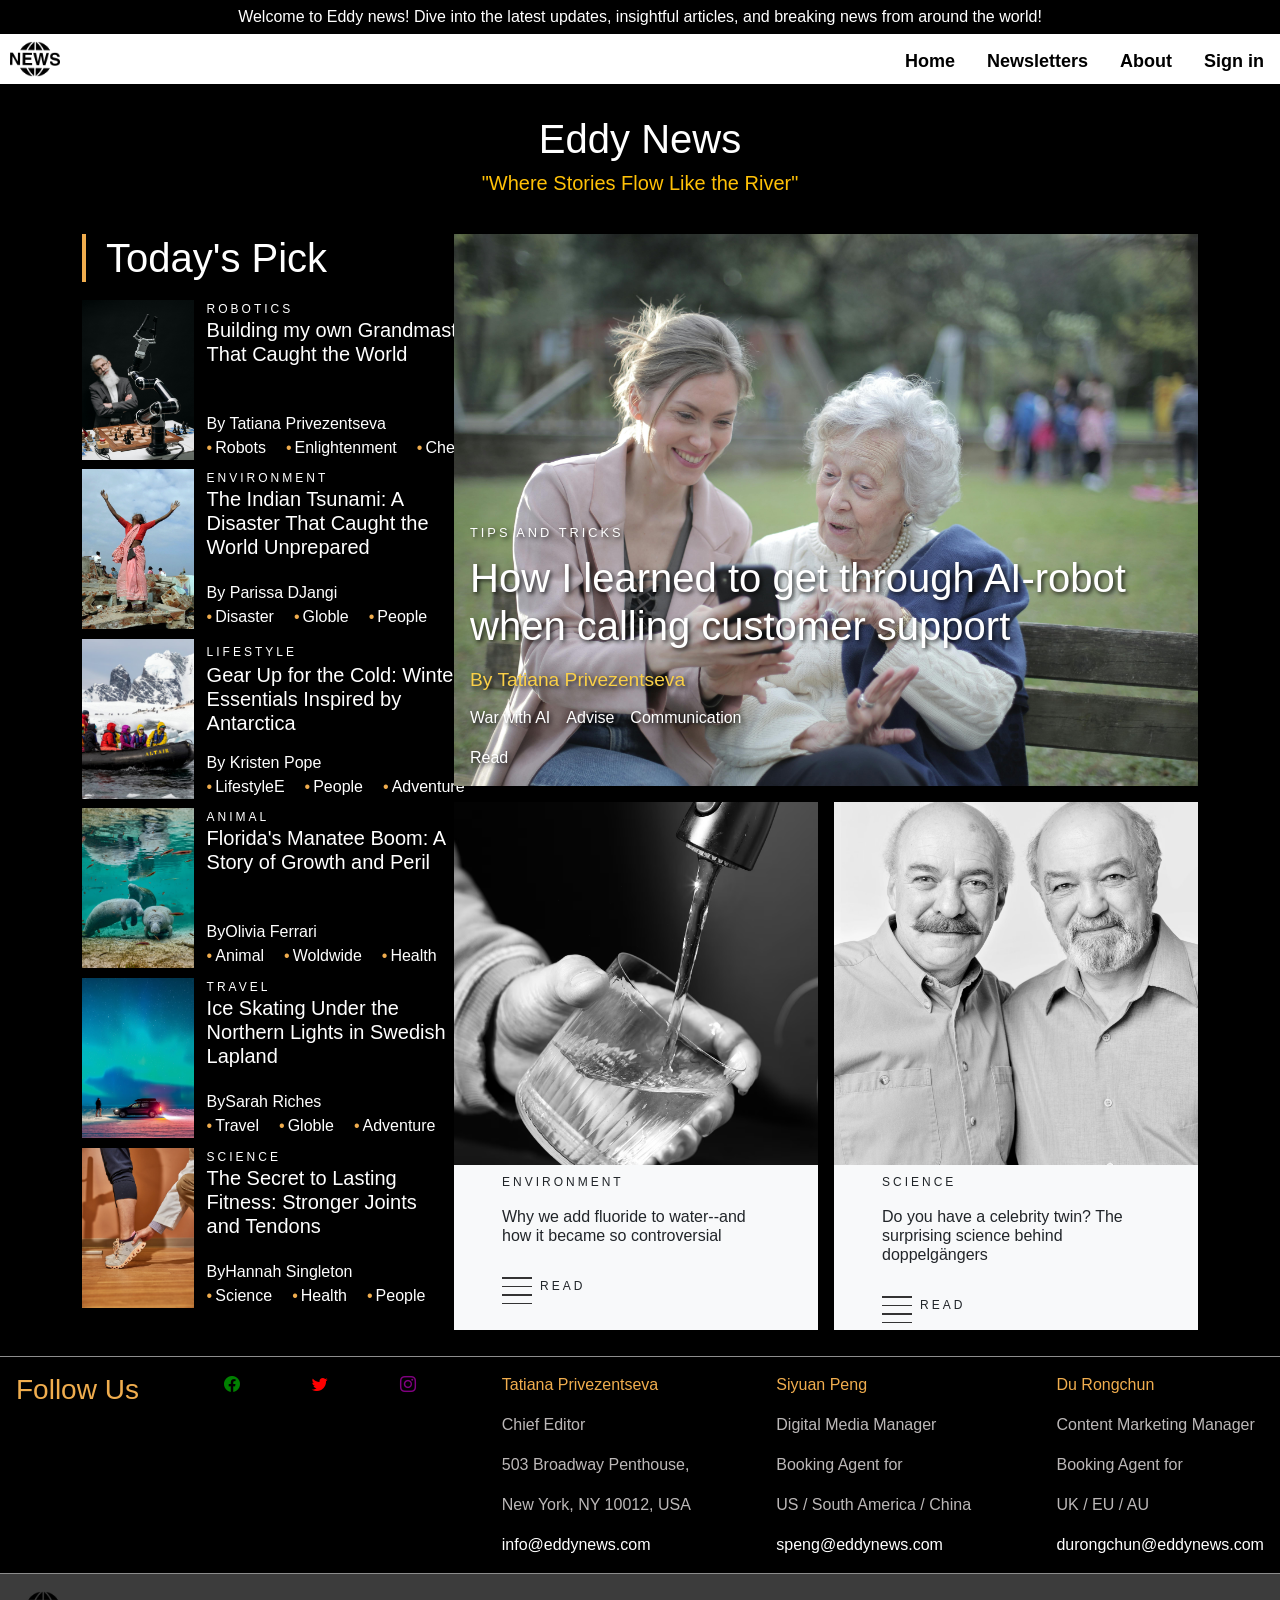
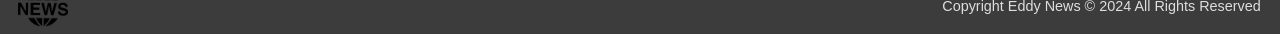
<file: index.html>
<!DOCTYPE html>
<html lang="en">

<head>
  <meta charset="UTF-8" />
  <meta name="viewport" content="width=device-width, initial-scale=1.0" />
  <title>Eddy News</title>
  <link href="https://cdn.jsdelivr.net/npm/bootstrap@5.3.3/dist/css/bootstrap.min.css" rel="stylesheet"
    integrity="sha384-QWTKZyjpPEjISv5WaRU9OFeRpok6YctnYmDr5pNlyT2bRjXh0JMhjY6hW+ALEwIH" crossorigin="anonymous" />
  <link rel="stylesheet" href="https://cdn.jsdelivr.net/npm/bootstrap-icons@1.11.3/font/bootstrap-icons.min.css" />
  <link rel="stylesheet" href="./styles/style.css" />
</head>

<body>
  <header>
    <!-- Top greeting -->
    <div class="header-top">
      <p>
        Welcome to Eddy news! Dive into the latest updates, insightful
        articles, and breaking news from around the world!
      </p>
    </div>

    <!-- Bottom nav bar -->
    <nav id="nav-bar">
      <img src="./images/Logo.png" alt="Eddy news logo" id="logo" />
      <button class="btn-menu" id="btn-menu">Menu</button>
      <ul>
        <li><a href="#">Home</a></li>
        <li><a href="#">Newsletters</a></li>
        <li><a href="#">About</a></li>
        <li><a href="#">Sign in</a></li>
      </ul>
    </nav>
  </header>
  <main class="wrapper">
    <!-- Banner -->
    <div class="news-name text-white align-items-center justify-content-center" style="height: 150px; width: 100%">
      <h1>Eddy News</h1>
      <p class="text-warning h5">"Where Stories Flow Like the River"</p>
    </div>

    <!-- Main section -->
    <div class="container">
      <!-- Left side of the main: List of news -->
      <div class="left-list">
        <h1 id="list-title">Today's Pick</h1>
        <!-- 1st article -->
        <article>
          <img src="./images/chess2.jpg" alt="A robot playing chess" />
          <div class="news-detail">
            <div>
              <div class="category"><span>Robotics</span></div>
              <h2>Building my own Grandmaster That Caught the World</h2>
              <p class="excerpt">
                A story of how building a chess-playing robot that can a path
                to enlightenment.
              </p>
              <p class="content">
                In the bustling, code-filled corridors of modern innovation,
                it may seem odd to think of building a chess-playing robot as
                a journey toward enlightenment. After all, robotics is often
                associated with technical mastery, artificial intelligence,
                and precision engineering rather than philosophical growth.
                But for those who have ventured down this path, creating a
                machine capable of understanding and mastering the ancient
                game of chess can indeed become an exploration of the self, a
                meditation on creativity, and a quest for deeper meaning.
              </p>
            </div>
            <div class="news-footer">
              <div class="author">By Tatiana Privezentseva</div>
              <div class="date">November 22, 2024</div>
              <div class="tag">
                <a href="#">Robots</a>
                <a href="#">Enlightenment</a>
                <a href="#">Chess</a>
              </div>
            </div>
          </div>
        </article>

        <!-- 2nd article -->
        <article>
          <img src="./images/Environment.jpeg" alt="Environment of India" />
          <div class="news-detail">
            <div>
              <div class="category"><span>Environment</span></div>
              <h2>
                The Indian Tsunami: A Disaster That Caught the World
                Unprepared
              </h2>
              <p class="excerpt">
                A massive Indian Ocean earthquake triggered a tsunami,
                equivalent to 23,000 atomic bombs, devastating coastal areas
                and claiming over 230,000 lives.
              </p>
              <p class="content">
                On December 26, 2004, a powerful 9.1-magnitude earthquake
                struck beneath the Indian Ocean near the coast of Sumatra,
                Indonesia. The quake released energy equivalent to 23,000
                Hiroshima-type atomic bombs, triggering a catastrophic tsunami
                that became one of the deadliest natural disasters in recorded
                history. With waves towering as high as 100 feet, the tsunami
                struck 14 countries across Asia and Africa, leaving
                destruction and heartbreak in its wake. Caught unprepared,
                over 230,000 people lost their lives, and millions more were
                displaced. Coastal communities were particularly vulnerable,
                with little to no warning systems in place. In the fishing
                village of Nagapattinam, India, residents like the woman in
                the iconic photograph—reaching toward the sky in anguish—were
                left to grapple with unimaginable loss as entire families were
                swept away. The disaster exposed a global gap in tsunami
                awareness and preparedness. In the aftermath, international
                efforts led to the establishment of the Indian Ocean Tsunami
                Warning System, a network of seismic sensors and communication
                technologies designed to provide early alerts. Educational
                programs also emerged to teach communities about tsunami risks
                and evacuation protocols. Twenty years later, the 2004 tsunami
                remains a sobering reminder of nature's devastating power and
                the importance of preparedness. While significant strides have
                been made to improve early-warning systems, the memories of
                that tragic day continue to inspire global efforts to build
                resilience and save lives in the face of future disasters.
              </p>
            </div>

            <div class="news-footer">
              <div class="author">By Parissa DJangi</div>
              <div class="date">November 10, 2024</div>
              <div class="tag">
                <a href="#">Disaster</a>
                <a href="#">Globle</a>
                <a href="#">People</a>
              </div>
            </div>
          </div>
        </article>

        <!-- 3rd article -->
        <article>
          <img src="./images/Lifestyle.jpeg" alt="Lifestyle of Winter essentials" />
          <div class="news-detail">
            <div>
              <div><span class="category">Lifestyle</span></div>
              <h2>
                Gear Up for the Cold: Winter Essentials Inspired by Antarctica
              </h2>
              <p class="excerpt">
                From weatherproof jackets to merino wool layers, these winter
                essentials helped a writer brave Antarctica's icy extremes.
                Here's how to stay warm and prepared for any cold-weather
                adventure.
              </p>
              <p class="content">
                Surviving Antarctica's unforgiving cold requires serious
                preparation, and our writer Kristen Pope was up to the
                challenge. Equipped with a carefully curated wardrobe of
                winter essentials, she embarked on a polar adventure that put
                every piece of gear to the ultimate test.The cornerstone of
                her Antarctic wardrobe was layering—starting with merino wool
                base layers for insulation and moisture-wicking properties.
                Mid-layers such as fleece jackets provided additional warmth
                while outerwear like weatherproof jackets and pants ensured
                protection against icy winds and snow.Waterproof gloves and
                insulated boots were non-negotiable. These items kept her
                hands and feet dry and warm during excursions on icy terrain
                and inflatable Zodiac boat rides. A thermal hat and a neck
                gaiter rounded out her accessories shielding her from the
                biting cold.Merino Wool Everything From socks to thermal tops
                this natural fiber excelled at regulating body temperature
                Weatherproof Jackets Durable wind-resistant and waterproof
                these were critical for battling harsh Antarctic conditions
                Waterproof Gloves Essential for handling gear and staying
                comfortable during long days outdoors Beyond warmth and
                protection Pope's gear provided comfort enabling her to fully
                immerse herself in the experience. From marveling at Gentoo
                penguins to exploring alpine landscapes her cold-weather
                wardrobe proved indispensable Whether you're planning an
                Antarctic expedition or just gearing up for a chilly winter
                these essentials offer tried-and-true protection against the
                cold. With the right gear even the most extreme weather
                becomes a gateway to adventure.
              </p>
            </div>
            <div class="news-footer">
              <div class="author">By Kristen Pope</div>
              <div class="date">November 21, 2024</div>
              <div class="tag">
                <a href="#">LifestyleE</a>
                <a href="#">People</a>
                <a href="#">Adventure</a>
              </div>
            </div>
          </div>
        </article>

        <!-- 4th article -->
        <article>
          <img src="./images/Animal.jpeg" alt="Animal of Manatee" />
          <div class="news-detail">
            <div>
              <div class="category"><span>Animal</span></div>
              <h2>Florida's Manatee Boom: A Story of Growth and Peril</h2>
              <p class="excerpt">
                Manatees are thriving in Florida like never before, drawn by
                warm waters and human development. However, the same changes
                that attract them now pose serious threats to their survival.
              </p>
              <p class="content">
                Florida's waters are home to more manatees than ever, a
                remarkable rise for the beloved "sea cows." These gentle
                giants have been drawn to the Sunshine State by its warm
                climate and the human-made changes that provide ideal
                habitats, such as canals and power plant outflows that release
                warm water. However, the very factors contributing to their
                population boom may also jeopardize their future. Urban
                development and increased boat traffic create hazards for
                manatees, including fatal collisions and habitat loss.
                Furthermore, water pollution and algae blooms—caused by runoff
                and human activity—threaten the seagrass beds that are a
                critical food source for manatees. Conservation efforts,
                including protections under the Endangered Species Act and
                designated manatee zones, have helped their numbers recover in
                recent decades. Yet, experts warn that Florida's rapidly
                changing environment could reverse these gains. Balancing
                human activity with manatee conservation is crucial to
                ensuring their long-term survival. Florida's manatees are a
                testament to resilience, but their story highlights the
                fragile relationship between wildlife and human development.
                By addressing environmental challenges, we can help secure a
                future for these iconic creatures in the waters they call
                home.
              </p>
            </div>
            <div class="news-footer">
              <div class="author">ByOlivia Ferrari</div>
              <div class="date">November 18, 2024</div>
              <div class="tag">
                <a href="#">Animal</a>
                <a href="#">Woldwide</a>
                <a href="#">Health</a>
              </div>
            </div>
          </div>
        </article>

        <!-- 5th article -->
        <article>
          <img src="./images/Travel.jpeg" alt="Travel in Swedish Lapland" />
          <div class="news-detail">
            <div>
              <div class="category"><span>Travel</span></div>
              <h2>
                Ice Skating Under the Northern Lights in Swedish Lapland
              </h2>
              <p class="excerpt">
                Trade crowded ice rinks for a magical experience in Swedish
                Lapland, where you can skate on a frozen sea beneath the
                shimmering aurora borealis.
              </p>
              <p class="content">
                For a truly unforgettable winter adventure, head to Swedish
                Lapland and skate beneath the dazzling aurora borealis. Far
                from the bustling crowds of traditional ice rinks, this Arctic
                paradise offers a chance to glide across a frozen sea
                surrounded by pristine snow-covered landscapes. The northern
                lights, or aurora borealis, provide a breathtaking natural
                spectacle as ribbons of green and pink light dance across the
                dark Arctic sky. The experience is both serene and
                exhilarating, blending the thrill of skating with the
                tranquility of nature's most spectacular light show. Swedish
                Lapland's frozen seas are accessible and perfect for
                adventurers seeking something beyond the ordinary. Bundle up
                in warm layers, lace up your skates, and enjoy the crisp
                Arctic air as you glide across the ice. Many tours also offer
                opportunities to combine skating with other activities, such
                as dog sledding or warming up in a cozy cabin with traditional
                Swedish treats. Whether you're an avid skater or just seeking
                a unique winter getaway, ice skating under the northern lights
                in Swedish Lapland is an unforgettable experience that
                captures the magic of the Arctic.
              </p>
            </div>
            <div class="news-footer">
              <div class="author">BySarah Riches</div>
              <div class="date">November 24, 2024</div>
              <div class="tag">
                <a href="#">Travel</a>
                <a href="#">Globle</a>
                <a href="#">Adventure</a>
              </div>
            </div>
          </div>
        </article>

        <!-- 6th article -->
        <article>
          <img src="./images/Science.jpeg" alt="Science of Fitness" />
          <div class="news-detail">
            <div>
              <div class="category"><span>Science</span></div>
              <h2>
                The Secret to Lasting Fitness: Stronger Joints and Tendons
              </h2>
              <p class="excerpt">
                Building muscle is important, but strengthening your tendons
                and ligaments is crucial for long-term fitness and injury
                prevention. Here's why joint health should be part of your
                exercise routine.
              </p>
              <p class="content">
                When it comes to fitness, most people focus on building muscle
                or improving cardiovascular health. However, an
                often-overlooked component of long-term fitness and injury
                prevention is joint and tendon health. These connective
                tissues—tendons that attach muscles to bones and ligaments
                that connect bones to other bones—play a crucial role in
                stability, mobility, and overall physical resilience. While
                muscles respond quickly to strength training, tendons and
                ligaments adapt more slowly. Neglecting them can lead to
                imbalances that increase the risk of injuries like strains,
                sprains, or even tears. Incorporating targeted exercises into
                your routine can help strengthen these tissues, enhancing
                stability and reducing wear and tear on joints. Key practices
                for improving joint and tendon health include low-impact
                strength training, which involves activities like resistance
                band workouts and controlled bodyweight exercises to build
                strength without overloading the joints. Eccentric movements,
                such as slow squats or lowering weights, emphasize the
                lengthening phase of muscle contraction and are particularly
                effective for strengthening tendons. Additionally, flexibility
                and mobility work, including stretching and dynamic movements,
                helps maintain the range of motion and supports ligament
                health. Additionally, proper nutrition plays a role in
                connective tissue health. Foods rich in collagen, vitamin C,
                and omega-3 fatty acids provide essential nutrients to support
                repair and resilience. By prioritizing tendon and joint
                health, you're not just building strength—you're laying the
                foundation for long-term fitness, improved performance, and
                injury-free movement as you age. So the next time you hit the
                gym, remember: it's not just about the muscles; it's about the
                whole system working together.
              </p>
            </div>
            <div class="news-footer">
              <div class="author">ByHannah Singleton</div>
              <div class="date">November 19, 2024</div>
              <div class="tag">
                <a href="#">Science</a>
                <a href="#">Health</a>
                <a href="#">People</a>
              </div>
            </div>
          </div>
        </article>
        <!-- left-list ends here -->
      </div>

      <!-- Right side of the main -->
      <div class="right-side" style="height: auto; width: 100%">
        <article class="main-article">
          <!-- <img src="./images/main-background.jpg" alt="Main article image" class="main-article-image"
            style="display: none" /> -->
          <p class="category-main">Tips and tricks</p>
          <h1 class="tip">
            How I learned to get through AI-robot when calling customer
            support
          </h1>
          <p class="author-main">By Tatiana Privezentseva</p>
          <div class="tags">
            <a href="#" class="tag">War with AI</a>
            <a href="#" class="tag">Advise</a>
            <a href="#" class="tag">Communication</a>
          </div>

          <a href="#" class="tag">Read</a>
        </article>

        <div class="bottom-articles">
          <div class="left bg-light">
            <article>
              <img src="./images/h_16213329.avif" alt="" />
              <div class="text mx-5">
                <p class="category">ENVIRONMENT</p>
                <h6>
                  Why we add fluoride to water--and how it became so
                  controversial
                </h6>
                <div class="read-bar">
                  <button class="readMore bg-transparent">
                    <span class="bar"></span>
                    <span class="bar"></span>
                    <span class="bar"></span>
                    <span class="bar"></span>
                  </button>
                  <p>READ</p>
                </div>
              </div>
            </article>
          </div>
          <div class="right bg-light">
            <article>
              <img src="./images/CAN-0101-142-21_HR_SCAN_CHAMPION_1_Pierre_Rondou_-_Camille_Dube.avif" alt="" />
              <div class="mx-5">
                <p class="category">SCIENCE</p>
                <h6>
                  Do you have a celebrity twin? The surprising science behind
                  doppelgängers
                </h6>
                <div class="read-bar">
                  <button class="readMore bg-transparent">
                    <span class="bar"></span>
                    <span class="bar"></span>
                    <span class="bar"></span>
                    <span class="bar"></span>
                  </button>
                  <p>READ</p>
                </div>
              </div>
            </article>
          </div>
        </div>
      </div>
    </div>
  </main>
  <section class="details d-none">
    <div class="detail d-none">
      <div class="page-nav">
        <a id="enviroment">
          <span class="border border-dark">HOME</span>
        </a>
        <p>
          <span class="border border-dark bg-dark"></span>
        </p>
        <a>
          <span class="border border-dark" id="page-category">ENVIRONMENT</span>
        </a>
      </div>

      <div class="description">
        <img src="./images/h_16213329.avif" alt="" />
        <div class="description-text">
          <h1 class="j-title">
            Why we add fluoride to water--and how it became so controversial
          </h1>
          <p class="pt-3 p-excerpt">
            Here's everything you need to know about the benefits and the
            risks of this common but controversial nature element.
          </p>
          <p class="pt-3">
            U.S municipal water departments began adding fluoride to tap water
            in the 1940s. Cavities began declining shortly thereafter, but
            this addition to drinking water supplies remains controversial
            among some fringe groups.
          </p>
          <p class="envir-author pt-5">By Melissa Hobson</p>
          <p class="text-secondary">November 22, 2024</p>
          <div class="tag-row">
            <div class="tag">
              <a href="">Enviroment</a>
              <a href="">Fluoride</a>
              <a href="">Water</a>
            </div>
            <div class="row gap-3">
              <!-- Facebook Share -->
              <div class="col-4 col-md-2">
                <i class="bi bi-facebook"></i>
              </div>

              <!-- Twitter Share -->
              <div class="col-4 col-md-2">
                <i class="bi bi-twitter"></i>
              </div>

              <!-- Instagram Link -->
              <div class="col-4 col-md-2">
                <i class="bi bi-instagram"></i>
              </div>
            </div>
          </div>
        </div>
      </div>
      <div>
        <br />
        <h3>What is Fluoride?</h3>
        <p>
          Fluoride is a naturally occurring element that has been added to tap
          water in some parts of the U.S. since the <br />It’s championed by
          the American Dental Association, American Academy of Pediatrics, and
          Canadian Dental Association for its effectiveness in preventing
          cavities. The U.S. Center for Disease Control lists water
          fluoridation—adjusting the levels of fluoride in tap water
          supplies—among the top 10 public health achievements. <br />Yet,
          fluoride has a controversial history, including suggestions that
          adding it to water was a communist plot. So, what is fluoride, why
          is it added to the water, and should we be worried about possible
          risks?
        </p>
        <br />
        <h3>Adding fluoride to the water</h3>
        <p>
          Fluoride is a naturally occurring element that has been added to tap
          water in some parts of the U.S. since the <br />It’s championed by
          the American Dental Association, American Academy of Pediatrics, and
          Canadian Dental Association for its effectiveness in preventing
          cavities. The U.S. Center for Disease Control lists water
          fluoridation—adjusting the levels of fluoride in tap water
          supplies—among the top 10 public health achievements. <br />Yet,
          fluoride has a controversial history, including suggestions that
          adding it to water was a communist plot. So, what is fluoride, why
          is it added to the water, and should we be worried about possible
          risks?
        </p>
        <br />
        <h3>Consuming a safe dose</h3>
        <p class="pb-5">
          Fluoride is a naturally occurring element that has been added to tap
          water in some parts of the U.S. since the <br />It’s championed by
          the American Dental Association, American Academy of Pediatrics, and
          Canadian Dental Association for its effectiveness in preventing
          cavities. The U.S. Center for Disease Control lists water
          fluoridation—adjusting the levels of fluoride in tap water
          supplies—among the top 10 public health achievements. <br />Yet,
          fluoride has a controversial history, including suggestions that
          adding it to water was a communist plot. So, what is fluoride, why
          is it added to the water, and should we be worried about possible
          risks?
        </p>
      </div>
    </div>
    <div class="detail d-none">
      <div class="page-nav">
        <a id="science">
          <span class="border border-dark">HOME</span>
        </a>
        <p>
          <span class="border border-dark bg-dark"></span>
        </p>
        <a>
          <span class="border border-dark" id="page-category">SCIENCE</span>
        </a>
      </div>
      <div class="description">
        <img src="./images/CAN-0101-142-21_HR_SCAN_CHAMPION_1_Pierre_Rondou_-_Camille_Dube.avif" alt="" />
        <div>
          <h1 class="j-title">
            Do you have a celebrity twin? The surprising science behind
            doppelgängers
          </h1>
          <p class="p-excerpt">
            <br />
            Scientists have found genetic similarities that can make total
            strangers share an uncanny resemblance.
          </p>
          <p class="pt-4">
            A portrait from the project "I'm not a look-alike!" The project
            has been used by researchers studying what makes two random
            strangers look so similar. Photograph by François Brunelle,
            @francoisbrunelle.doubles
          </p>
          <p class="mt-5 pt-5">By Allegra Rosenberg</p>
          <p class="text-secondary">November 22, 2024</p>
          <div class="tag-row">
            <div class="tag">
              <a href="">Enviroment</a>
              <a href="">Fluoride</a>
              <a href="">Water</a>
            </div>
            <div class="row gap-3">
              <!-- Facebook Share -->
              <div class="col-4 col-md-2">
                <i class="bi bi-facebook"></i>
              </div>

              <!-- Twitter Share -->
              <div class="col-4 col-md-2">
                <i class="bi bi-twitter"></i>
              </div>

              <!-- Instagram Link -->
              <div class="col-4 col-md-2">
                <i class="bi bi-instagram"></i>
              </div>
            </div>
          </div>
        </div>
      </div>
      <div>
        <br />
        <h3>The genetic similarities between two similar looking people</h3>
        <p>
          Manel Esteller, a molecular geneticist based at the Carreras
          Leukaemia Research Institute in Spain, tested the genetic
          similarities between the lookalikes depicted in French-Canadian
          photographer François Brunelle’s fascinating series “I’m not a
          look-alike!” which has been ongoing since 1999. <br /><br />“He
          thought that I was crazy because usually artists do not receive
          calls from scientists,” Esteller remembered. Brunelle put Esteller
          in touch with the pairs of “twin strangers” from his photographs,
          from all over the world, who sent the researchers genetic samples in
          the form of mouth swabs. Esteller and his team spent four years
          collecting and correlating the genetic data before publishing the
          results in 2022. <br /><br />First they identified which of the
          lookalikes actually looked the most alike. <br />“It was very
          objective,” Esteller says. “These people were run [through] three
          facial algorithms, the same used by police and in airports,” and the
          ones that were algorithmically indistinguishable from actual
          identical twins were selected for further study.
        </p>
        <br />
        <div class="other-image d-flex gap-3">
          <img src="./images/1-0301-209_Karen_Chu_-_Ashlee_Wong_copie.avif" alt="" class="flex-grow-1" />
          <img src="./images/1-0301-217_Michael_Malone-Charles_Hall_Chasen-131_1.avif" alt="" class="flex-grow-1" />
        </div>
        <p class="text-secondary">
          Molecular geneticist Manel Esteller used facial recognition software
          to identify similar looking <br />strangers. Their DNA revealed the
          same genetic variants were responsible for their shared
          <br />physical features.
        </p>

        <h3>The genetic basis of personalities</h3>
        <p>
          Fluoride is a naturally occurring element that has been added to tap
          water in some parts of the U.S. since the <br /><br />It’s
          championed by the American Dental Association, American Academy of
          Pediatrics, and Canadian Dental Association for its effectiveness in
          preventing cavities. The U.S. Center for Disease Control lists water
          fluoridation—adjusting the levels of fluoride in tap water
          supplies—among the top 10 public health achievements.
          <br /><br />Yet, fluoride has a controversial history, including
          suggestions that adding it to water was a communist plot. So, what
          is fluoride, why is it added to the water, and should we be worried
          about possible risks?
        </p>
        <br />
        <h3>Fascination with our living reflections</h3>
        <p class="pb-5">
          Fluoride is a naturally occurring element that has been added to tap
          water in some parts of the U.S. since the <br /><br />It’s
          championed by the American Dental Association, American Academy of
          Pediatrics, and Canadian Dental Association for its effectiveness in
          preventing cavities. The U.S. Center for Disease Control lists water
          fluoridation—adjusting the levels of fluoride in tap water
          supplies—among the top 10 public health achievements.
          <br /><br />Yet, fluoride has a controversial history, including
          suggestions that adding it to water was a communist plot. So, what
          is fluoride, why is it added to the water, and should we be worried
          about possible risks?
        </p>
      </div>
    </div>
  </section>
  <footer>
    <div class="footer__container">
      <h3 class="footer__title">Follow Us</h3>

      <div class="row gap-5" id="m-share">
        <!-- Facebook Share -->
        <div class="col-4 col-md-2">
          <i class="bi bi-facebook"></i>
        </div>

        <!-- Twitter Share -->
        <div class="col-4 col-md-2">
          <i class="bi bi-twitter"></i>
        </div>

        <!-- Instagram Link -->
        <div class="col-4 col-md-2">
          <i class="bi bi-instagram"></i>
        </div>
      </div>

      <div class="footer__person">
        <p class="footer__person-name">Tatiana Privezentseva</p>
        <p class="footer__person-company">Chief Editor</p>

        <p class="footer__info-1">503 Broadway Penthouse,</p>
        <p class="footer__info-2">New York, NY 10012, USA</p>
        <a class="footer__email" href="mailto:info@thebeesknees.com">info@eddynews.com</a>
      </div>
      <div class="footer__person">
        <p class="footer__person-name">Siyuan Peng</p>
        <p class="footer__person-company">Digital Media Manager</p>
        <p class="footer__info-1">Booking Agent for</p>
        <p class="footer__info-2">US / South America / China</p>
        <a class="footer__email" href="mailto:pearl.gregg@limitlessag.com">speng@eddynews.com</a>
      </div>
      <div class="footer__person">
        <p class="footer__person-name">Du Rongchun</p>
        <p class="footer__person-company">Content Marketing Manager</p>
        <p class="footer__info-1">Booking Agent for</p>
        <p class="footer__info-2">UK / EU / AU</p>
        <a class="footer__email" href="mailto:cwhyte@archentertainment.com">durongchun@eddynews.com</a>
      </div>
    </div>

    <div class="copyright">
      <img src="./images/Logo.png" class="footer-logo" alt="Eddy news logo" id="logo" />
      <p class="copyright-text">
        Copyright Eddy News © 2024 All Rights Reserved
      </p>
    </div>
  </footer>
  <script src="https://code.jquery.com/jquery-3.7.1.min.js"
    integrity="sha256-/JqT3SQfawRcv/BIHPThkBvs0OEvtFFmqPF/lYI/Cxo=" crossorigin="anonymous"></script>
  <script src="https://cdn.jsdelivr.net/npm/bootstrap@5.3.3/dist/js/bootstrap.bundle.min.js"
    integrity="sha384-YvpcrYf0tY3lHB60NNkmXc5s9fDVZLESaAA55NDzOxhy9GkcIdslK1eN7N6jIeHz"
    crossorigin="anonymous"></script>
  <script src="./scripts/readmore.js"></script>
  <script src="./scripts/imageswap.js"></script>
  <script src="./scripts/navbar.js"></script>
</body>

</html>
</file>
<file: styles/style.css>
@charset "utf-8";

/* Simple CSS Reset */
* {
  margin: 0;
  padding: 0;
  box-sizing: border-box;
}

:root {
  --primary-color: #000;
  --secondary-color: #fff;
  --text-color: #f0ad4e;
  --font-family: GeoEditMedium, Franklin Gothic Medium, Franklin Gothic,
    ITC Franklin Gothic, Helvetica, Arial, sans-serif;
  --font-size-large: 20px;
  --font-size-medium: 18px;
  --font-size-small: 10px;
}

body {
  display: grid;
  grid-template-rows: 0.45fr 10.4fr 3fr;
  font-family: var(--font-family);
}

.wrapper {
  background-color: var(--primary-color);
  padding-bottom: 3rem;
}

/* -----------lucy--------- */
img {
  width: 100%;
  border: 0;
}

article {
  cursor: pointer;
}

article:hover {
  transform: scale(0.98);
  cursor: pointer;
}

.j-title+.p-excerpt {
  font-size: var(--font-size-large);
}

.bottom-articles {
  display: grid;
  grid-template-rows: repeat(2, 1fr);
  height: 2rem;
  gap: 1rem;
}

.bottom-articles article img {
  width: 100%;
  object-fit: cover;
}

.bottom-articles article {
  display: grid;
  grid-template-rows: 2fr, 1.5;
}

.bottom-articles article text {
  display: grid;
  grid-template-rows: 1fr 2fr 1fr;
}

.read-bar {
  display: flex;
  gap: 0.5rem;
  margin-top: 2rem;
}

.readMore {
  display: grid;
  grid-template-rows: repeat(4, 1fr);
  border: 0;
  position: relative;
  cursor: pointer;
}

.bar {
  display: block;
  width: 30px;
  height: 1.5px;
  background-color: #333;
  transition: all 0.3s ease-in-out;
  /* Add transition for smooth animation */
}

/* When 'readMore' has the 'active' class */
.readMore.active .bar:first-child {
  transform: rotate(45deg);
  position: absolute;
}

.readMore.active .bar:nth-child(2),
.readMore.active .bar:nth-child(3) {
  opacity: 0;
  /* Hide the middle bar */
}

.readMore.active .bar:last-child {
  transform: rotate(-45deg);
  position: absolute;
}

/* Transition for the bars when no active state */
.readMore .bar {
  transition: all 0.3s ease-in-out;
}

.excerpt {
  font-size: 22px;
  font-weight: 400;
  letter-spacing: 0.1px;
  line-height: 1.273;
}

.category,
.read-bar {
  font-size: 12px;
  font-weight: 400;
  letter-spacing: 3px;
  line-height: 1.5;
}

.bottom-articles article img {
  width: 100%;
  height: 22.7rem;
  object-fit: cover;
}

/* Make the hover effect visible for debugging */
#enviroment>span:hover,
#science>span:hover {
  background-color: var(--text-color);
}

#enviroment:hover~a #page-category,
#science:hover~a #page-category {
  background-color: green;
}

.detail {
  padding: 1rem;
}

.description {
  display: flex;
  flex-direction: column;
  flex-wrap: wrap;
  gap: 3rem;
}

.description-text {
  display: flex;
  flex-direction: column;
  gap: 1rem;
}

.description-text>div>div>a,
.description>div>div>div>a {
  color: var(--text-color);
}

.category:hover {
  background-color: var(--text-color);
}

.description img {
  object-fit: cover;
}

.tag-row .tag {
  display: flex;
  flex-direction: row;
}

.row>div>i[class*="bi-facebook"] {
  color: green;
  cursor: pointer;
}

.row>div>i[class*="bi-twitter"] {
  color: red;
}

.row>div>i[class*="bi-instagram"] {
  color: purple;
}

.tag-row .row {
  display: none;
}

.other-image {
  display: flex;
  flex-direction: column;
  width: 100%;
}

/* Initially, the container is fully visible and positioned normally */
.container {
  opacity: 1;
  transform: translateY(0);
  /* Starts at normal position */
  transition: opacity 4s ease, transform 2s ease;
  /* Animate both opacity and sliding */
}

/* When we want to slide it up and fade it out */
.container.fading {
  opacity: 0;
  /* Fully fade out */
  transform: translateY(-600px);
  /* Slide up by 50px, adjust this value as needed */
}

.page-nav {
  display: flex;
  flex-direction: row;
  gap: 1rem;
  cursor: pointer;
}

/* Initially, no animation is applied */
.content {
  transition: all 0.5s ease;
}

/* Add the animation when the class is applied */
.fire-effect {
  animation: fireDisappear 2s forwards;
}

/* Initial image style */
.description img {
  transition: transform 2s ease, opacity 2s ease;
  object-fit: cover;
  cursor: pointer;
}

.typewriter {
  display: inline-block;
  white-space: nowrap;
  overflow: hidden;
  border-right: 3px solid black;
  width: 0;
  animation: typing 4s steps(40) 1s forwards;
}


/* Define fire-like animation */
@keyframes fireDisappear {
  0% {
    opacity: 1;
    transform: scale(1);
  }

  50% {
    opacity: 0.5;
    transform: scale(1.1) rotate(2deg);
    filter: blur(2px) brightness(1.5);
  }

  100% {
    opacity: 0;
    transform: scale(0.8) rotate(-3deg);
    filter: blur(5px) brightness(2);
  }
}

@keyframes shakeEffect {
  0% {
    transform: translateX(0);
  }

  25% {
    transform: translateX(-40px);
  }

  50% {
    transform: translateX(40px);
  }

  75% {
    transform: translateX(-40px);
  }

  100% {
    transform: translateX(0);
  }
}

@keyframes heartbeat {
  0% {
    transform: scale(1);
  }

  50% {
    transform: scale(1.1);
  }

  100% {
    transform: scale(1);
  }
}

@keyframes typing {
  0% {
    width: 0;
  }

  100% {
    width: 100%;
  }
}

/* -----------Tatiana------------- */
.main-article {
  display: flex;
  flex-direction: column;
  background-image: url("../images/phone.jpg");
  background-size: cover;
  padding: 1rem;
  justify-content: flex-end;
  text-shadow: 2px 2px 4px rgba(0, 0, 0, 0.8);
  background-position: center;
  /* Always center the image */
}

.main-article-image {
  display: none;
}

.tip {
  color: var(--secondary-color);
}

a {
  text-decoration: none;
  color: var(--secondary-color);
}

.tags {
  display: flex;
  flex-direction: row;
  gap: 1rem;
  padding-bottom: 0.5rem;
}

.category-main {
  color: var(--secondary-color);
  text-transform: uppercase;
  font-size: 0.8rem;
  font-weight: 400;
  letter-spacing: 3px;
  line-height: 1.5;
  padding-bottom: 0.2rem;
  margin-bottom: 0;
}

.author-main {
  color: rgb(250, 208, 72);
  font-size: 1.2rem;
  font-weight: 400;
  line-height: 1.5;
  padding-bottom: 0.2rem;
  margin-bottom: 0;
}

footer p {
  color: rgb(188, 184, 184);
}

.footer__container {
  display: flex;
  flex-direction: column;
  justify-content: end;
  padding: 1rem;
  width: 100%;
  border-bottom: 1px solid rgb(141, 141, 141);
  border-top: 1px solid rgb(141, 141, 141);
  background-color: black;
  gap: 0.7rem;
}

.footer__title,
.footer__person-name {
  color: var(--text-color);
}

.copyright {
  display: flex;
  flex-direction: row;
  align-content: center;
  justify-content: center;
  gap: 1.8rem;
  padding: 0.5rem 0.5rem 0rem 0rem;
  font-size: 0.9rem;
  background-color: rgb(60, 60, 60);
}

.copyright-text {
  color: rgb(223, 221, 221);
  padding-right: 0.2rem;
}

.footer-logo {
  padding: 0;
  /* margin-top: 1rem; */
  width: 50px;
}

/* lucy */
#m-share {
  display: grid;
  grid-template-columns: repeat(3, 1fr);
}

/* ---------Siyuan-------------- */

/* Header style */
header {
  width: 100%;
  display: flex;
  flex-direction: column;
}

.header-top {
  display: flex;
  justify-content: center;
  align-items: center;
  padding: 5px;
  text-align: center;
  background-color: var(--primary-color);
}

.header-top p {
  font-size: 1rem;
  color: var(--secondary-color);
  margin: 0;
}

#nav-bar {
  display: flex;
  justify-content: space-between;
}

#logo {
  height: 50px;
  width: 50px;
  margin-left: 10px;
}

.btn-menu {
  background-color: var(--secondary-color);
  border: none;
  margin: 10px;
  font-size: var(--font-size-medium);
  font-weight: bold;
  padding-right: 15px;
  display: block;
  width: 99%;
  text-align: end;
  position: absolute;
  background-color: transparent;
  z-index: 10;
}

main {
  transition: margin-right 0.3s;
}

#nav-bar ul {
  list-style-type: none;
  margin-top: 108px;
  padding: 0;
  display: flex;
  flex-direction: column;
  overflow: hidden;
  width: 160px;
  display: none;
  position: fixed;
  top: 0;
  right: -250px;
  height: 100%;
  width: 250px;
  background-color: var(--secondary-color);
  transition: right 0.3s ease-in-out;
  z-index: 1;
}

#nav-bar li {
  justify-content: end;
  width: 100%;
}

#nav-bar li a {
  display: flex;
  flex-direction: column;
  color: var(--primary-color);
  background-color: var(--secondary-color);
  text-align: left;
  font-size: var(--font-size-medium);
  font-weight: bold;
  padding: 14px 16px;
  text-decoration: none;
}

#nav-bar li a:hover {
  background-color: var(--primary-color);
  color: var(--secondary-color);
}

#nav-bar ul.slide-out {
  right: 0;
  /* Slide in from right */
  display: flex;
  flex-direction: column;
}

/* Header style ends here */

/* banner style */
.news-name {
  display: flex;
  flex-direction: column;
}

/* List style */
.left-list {
  display: flex;
  flex-direction: column;
  gap: 0.6rem;
}

#list-title {
  border-left: 4px solid var(--text-color);
  color: var(--secondary-color);
  padding-left: 20px;
}

.left-list article {
  display: flex;
  flex-direction: row;
  height: 160px;
  /* margin: 5px; */
  color: var(--secondary-color);
  transition: transform 0.3s ease-in-out;
  /* Smooth the transition*/
  transform-origin: right;
  /* Fix the right side during scaling */
  cursor: pointer;
}

.left-list article:hover {
  transform: scale(1.05);
  /* Zoom in when hover*/
  background-color: rgb(95, 95, 95);
}

.left-list img {
  width: 30%;
  object-fit: cover;
}

.news-detail {
  display: flex;
  flex-direction: column;
  text-align: left;
  margin-left: 5px;
  justify-content: space-between;
  flex-wrap: wrap;
}

h2 {
  font-size: var(--font-size-large);
}

.excerpt,
.category {
  font-size: 18px;
  font-weight: bold;
  text-transform: uppercase;
}

article {
  gap: 0.5rem;
}

.tag {
  display: none;
  flex-direction: row;
}

.tag a {
  color: var(--secondary-color);
  padding-right: 20px;
  text-decoration: none;
}

.tag a::before {
  content: "•";
  margin-right: 3px;
  color: var(--text-color);
}

.tag a:hover {
  color: var(--text-color);
}

.content,
.excerpt,
.date {
  display: none;
}

@media (min-width: 768px) {
  body {
    display: grid;
    grid-template-rows: 0.3fr 10.2fr 3fr;
    font-family: var(--font-family);
  }

  /* ----------- Siyuan ------------*/
  .btn-menu {
    display: none;
  }

  #nav-bar {
    position: relative;
  }

  #nav-bar ul {
    list-style-type: none;
    display: flex;
    flex-direction: row;
    width: calc(100% - 200px);
    position: absolute;
    justify-content: end;
    margin-top: 0;
    right: 0;
  }

  #nav-bar li {
    display: inline-block;
    width: max-content;
  }

  #nav-bar li a {
    display: block;
    color: var(--primary-color);
    background-color: var(--secondary-color);
    text-align: center;
    font-size: var(--font-size-medium);
    font-weight: bold;
    padding: 14px 16px;
    text-decoration: none;
  }

  #nav-bar li a:hover {
    background-color: var(--primary-color);
    color: var(--secondary-color);
  }
}

/* -----------Header ends here------------*/
@media (min-width: 1024px) {
  body {
    display: flex;
    flex-direction: column;
  }

  .container {
    display: grid;
    grid-template-columns: 1.5fr 3fr;
  }

  /* ----------- Siyuan ------------*/
  /* Nav bar style */
  .btn-menu {
    display: none;
  }

  #nav-bar {
    position: relative;
  }

  #nav-bar ul {
    list-style-type: none;
    display: flex;
    flex-direction: row;
    width: calc(100% - 200px);
    justify-content: end;
    margin-top: 0;
    right: 0;
  }

  #nav-bar li {
    display: inline-block;
    width: max-content;
  }

  #nav-bar li a {
    display: block;
    color: var(--primary-color);
    background-color: var(--secondary-color);
    text-align: center;
    font-size: var(--font-size-medium);
    font-weight: bold;
    padding: 14px 16px;
    text-decoration: none;
  }

  #nav-bar li a:hover {
    background-color: var(--primary-color);
    color: var(--secondary-color);
  }


  .tag {
    display: flex;
    flex-direction: row;
  }

  /* Right side style */
  .right-side {
    display: grid;
    grid-template-rows: 1.09fr 1fr;
    gap: 1rem;
  }

  /* -----------Tatiana------------- */
  .footer__container {
    display: flex;
    flex-direction: row;
    justify-content: space-between;
    padding: 1rem;
    width: 100%;
    border-bottom: 1px solid rgb(141, 141, 141);
    border-top: 1px solid rgb(141, 141, 141);
    background-color: var(--primary-color);
    margin: 0;
  }

  .footer__title,
  .footer__person-name {
    color: var(--text-color);
  }

  .copyright {
    display: flex;
    flex-direction: row;
    justify-content: space-between;
    align-items: flex-end;
    padding-left: 0.5rem;
    padding-right: 1rem;
    font-size: 0.9rem;
    height: 60px;
    background-color: rgb(60, 60, 60);
  }

  .copyright-text {
    color: rgb(223, 221, 221);
    padding-right: 0.2rem;
  }

  .footer-logo {
    padding: 0;
    margin-top: 1rem;
    width: 50px;
  }

  /* -------------Lucy-----------*/
  .bottom-articles {
    display: grid;
    grid-template-columns: repeat(2, 1fr);
    gap: 1rem;
  }

  .bar {
    display: block;
    width: 30px;
    height: 1.5px;
    background-color: #333;
    transition: all 0.3s ease-in-out;
    /* Add transition for smooth animation */
  }

  .category,
  .read-bar {
    font-size: 12px;
    font-weight: 400;
    letter-spacing: 3px;
    line-height: 1.5;
  }

  .bottom-articles article img {
    width: 100%;
    height: 22.7rem;
    object-fit: cover;
  }

  .detail {
    display: grid;
    grid-template-rows: 1fr 10fr;
    width: 80%;
    align-items: center;
    padding-left: 20%;
    padding-top: 0;
  }

  .description {
    display: grid;
    grid-template-columns: repeat(2, 1fr);
    flex-wrap: wrap;
    gap: 3rem;
  }

  .tag-row {
    display: flex;
    flex-direction: row;
    gap: 2rem;
  }

  .tag-row .row {
    display: flex;
    flex-direction: row;
  }

  .envir-author {
    padding-top: 4rem;
  }

  .other-image {
    display: flex;
    flex-direction: row;
    width: 50%;
    height: 25rem;
  }
}
</file>
